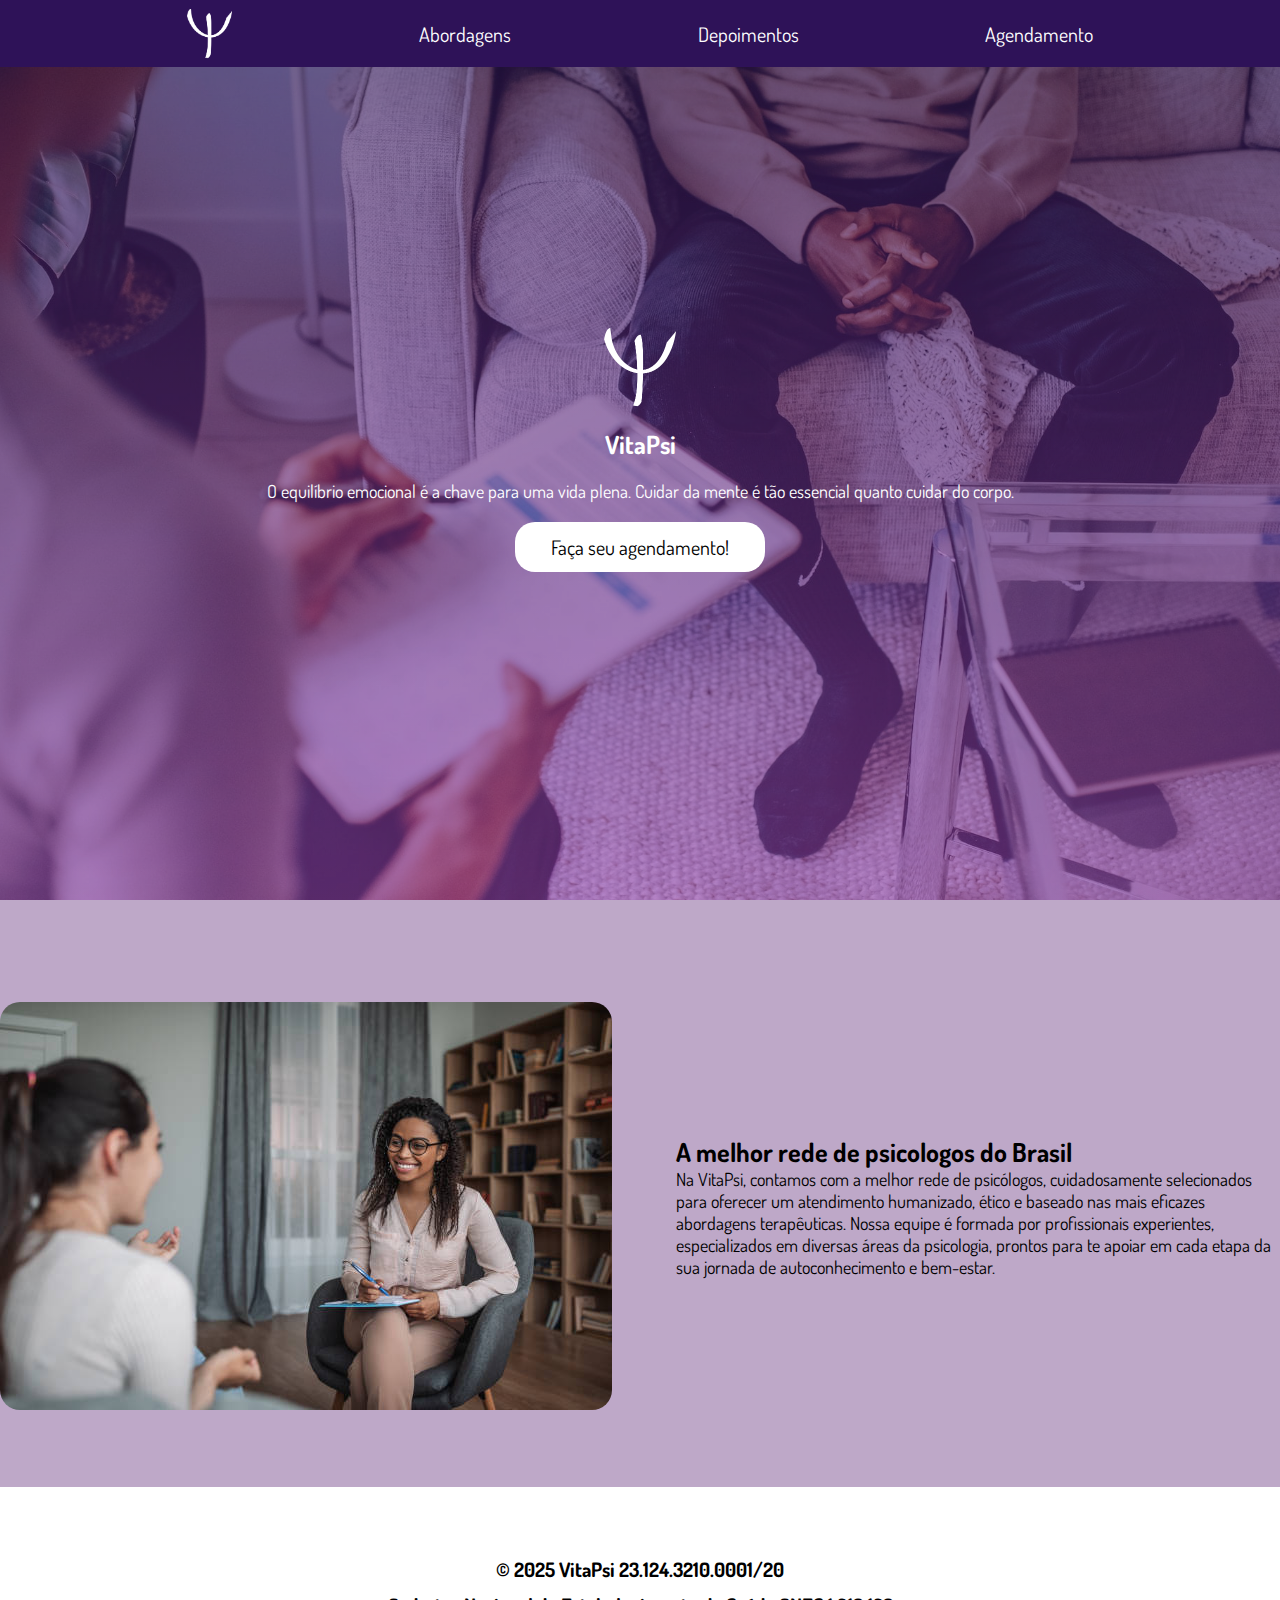
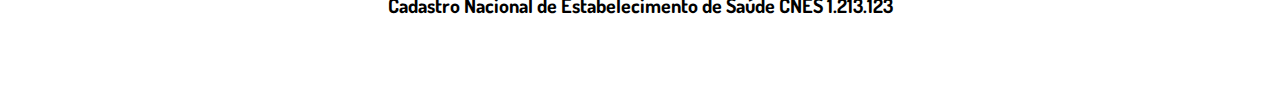
<file: pages/index.html>
<!doctype html>
<html lang="pt-br">

<head>
  <meta charset="UTF-8">
  <meta name="viewport" content="width=device-width, initial-scale=1.0">
  <title>VitaPsi</title>
  <link rel="stylesheet" href="../style/home.css">
  <link rel="stylesheet" href="../style/nav.css">
  <link rel="stylesheet" href="../style/footer.css">
  <link rel="preconnect" href="https://fonts.googleapis.com">
  <link rel="preconnect" href="https://fonts.gstatic.com" crossorigin>
  <link href="https://fonts.googleapis.com/css2?family=Dosis:wght@200..800&display=swap" rel="stylesheet">
</head>

<body>
  <nav>
    <a href="./index.html" class="home"><img src="../image/home/ps.png" alt="logo" class="home"></a>
    <a href="./abordagens.html" class="links">Abordagens</a>
    <a href="./depoimentos.html" class="links">Depoimentos</a>
    <a href="./agendamentos.html" class="links">Agendamento</a>
    <img src="[data-uri]" class="menu" id="menu">
    <div class="nav_mobile" id="nav_mobile">
      <a href="./abordagens.html" class="links_menu">Abordagens</a>
      <a href="./depoimentos.html" class="links_menu">Depoimentos</a>
      <a href="./agendamentos.html" class="links_menu">Agendamento</a>
    </div>
  </nav>
  <main class="main_container">
    <section class="welcome_container">
      <div class="welcome_text">
        <img src="../image/home/ps.png" alt="logo" class="logo_welcome">
        <h1 class="title">VitaPsi</h1>
        <p class="desc">O equilíbrio emocional é a chave para uma vida plena. Cuidar da mente é tão essencial quanto
        cuidar do corpo.</p>
        <a href="" class="agendamento">Faça seu agendamento!</a>
      </div>
      <img src="../image/home/pexels-alex-green-5699431.jpg" class="fundo">
    </section>
    <section class="about">
      <div class="about_container">
        <img src="../image/home/istockphoto-1471478144-612x612.jpg" class="about_img">
        <div class="about_txt">
          <h1 class="about_title">A melhor rede de psicologos do Brasil</h1>
          <p class="about_desc">Na VitaPsi, contamos com a melhor rede de psicólogos, cuidadosamente selecionados para oferecer um atendimento
          humanizado, ético e baseado nas mais eficazes abordagens terapêuticas. Nossa equipe é formada por profissionais
          experientes, especializados em diversas áreas da psicologia, prontos para te apoiar em cada etapa da sua jornada de
          autoconhecimento e bem-estar.</p>
        </div>
      </div>
    </section>
  </main>
  <footer>
    <p>© 2025 VitaPsi 23.124.3210.0001/20</p>
    <p>Cadastro Nacional de Estabelecimento de Saúde CNES 1.213.123</p>
  </footer>
  <script src="../js/nav.js"></script>
</body>

</html>
</file>
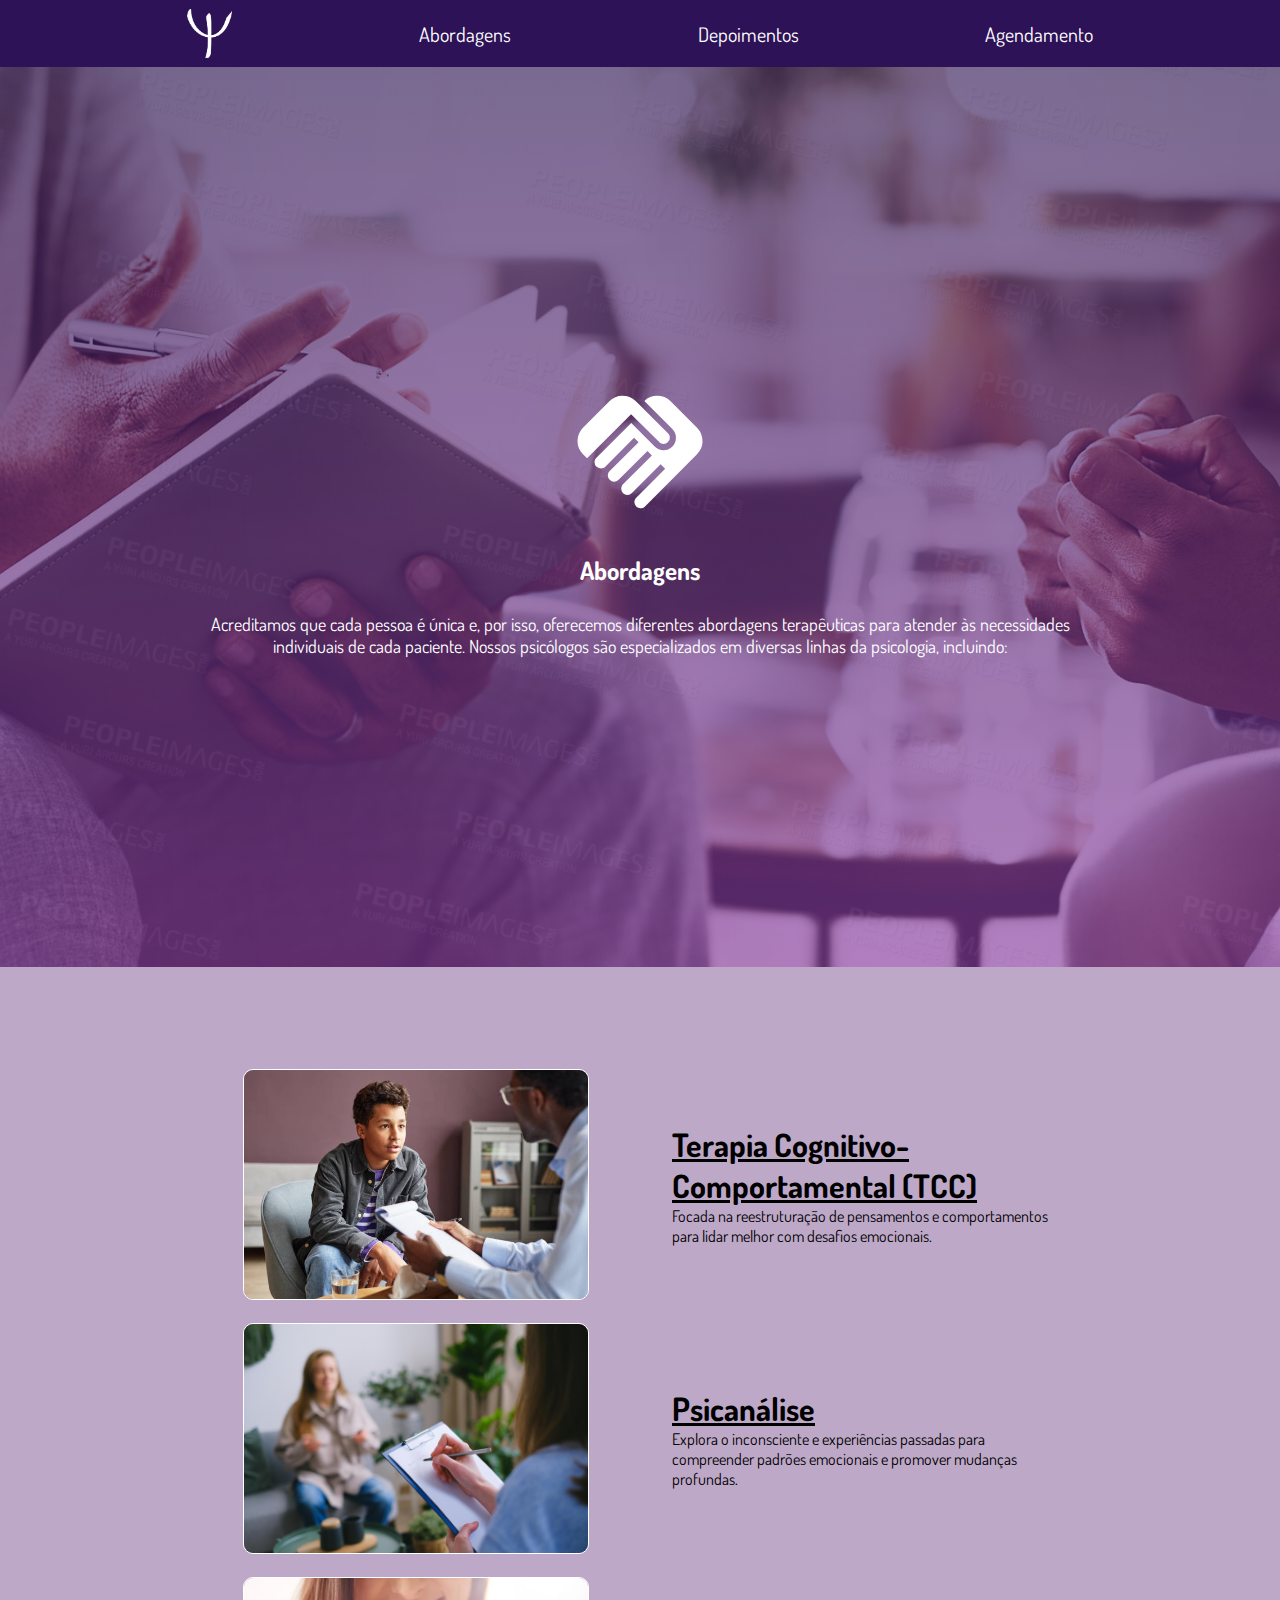
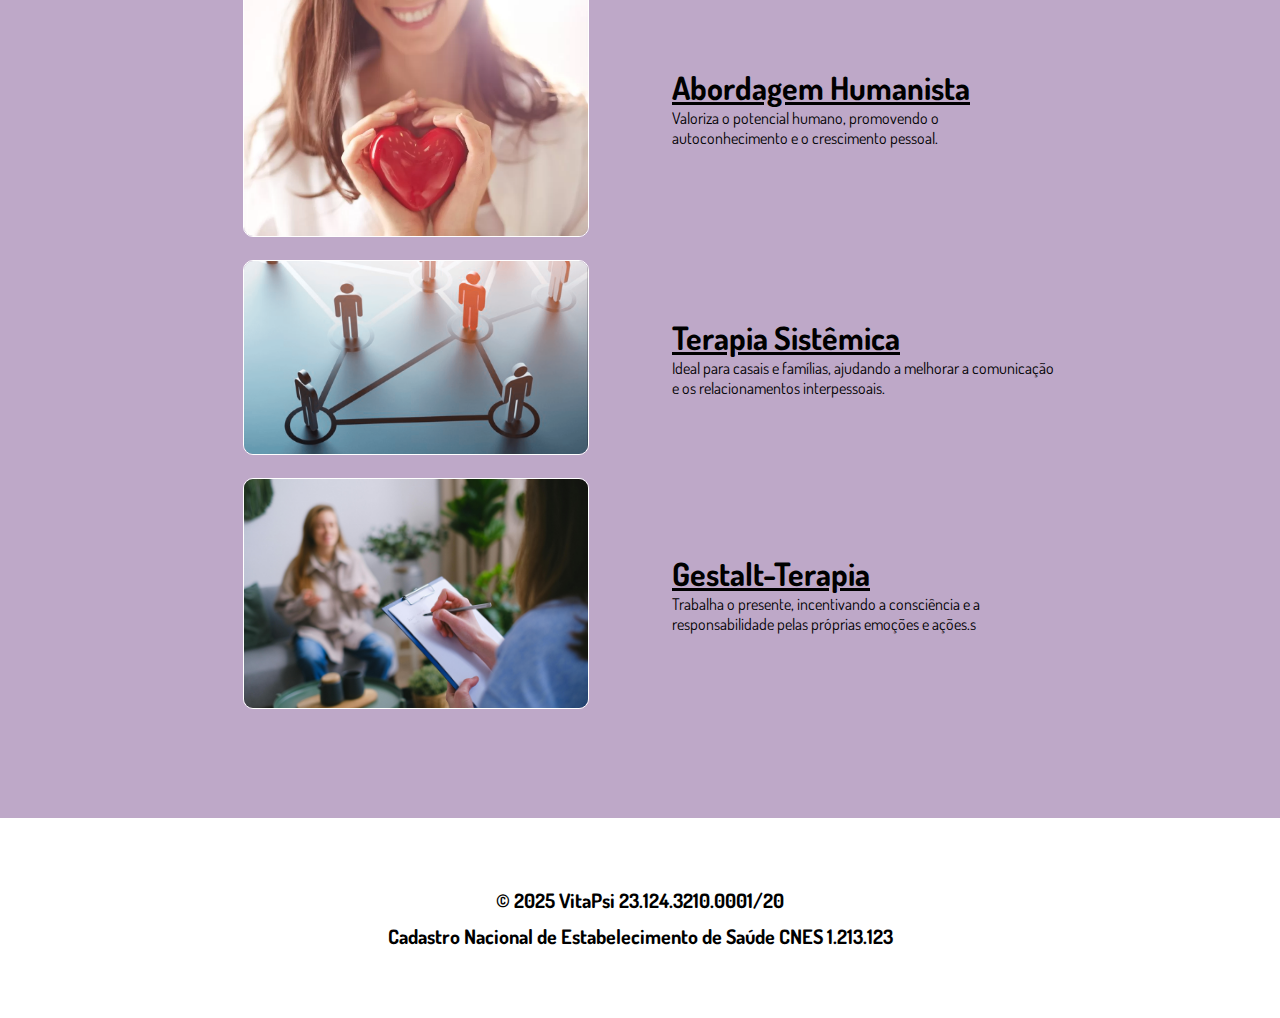
<file: pages/abordagens.html>
<!DOCTYPE html>
<html lang="pt-br">
<head>
  <meta charset="UTF-8">
  <meta name="viewport" content="width=device-width, initial-scale=1.0">
  <title>VitaPsi</title>
  <link rel="stylesheet" href="../style/abordagens.css">
  <link rel="stylesheet" href="../style/nav.css">
  <link rel="stylesheet" href="../style/footer.css">
  <link rel="preconnect" href="https://fonts.googleapis.com">
  <link rel="preconnect" href="https://fonts.gstatic.com" crossorigin>
  <link href="https://fonts.googleapis.com/css2?family=Dosis:wght@200..800&display=swap" rel="stylesheet">
</head>
<body>
  <nav>
    <a href="./index.html" class="home"><img src="../image/home/ps.png" alt="logo" class="home"></a>
    <a href="./abordagens.html" class="links">Abordagens</a>
    <a href="./depoimentos.html" class="links">Depoimentos</a>
    <a href="./agendamentos.html" class="links">Agendamento</a>
    <img
      src="[data-uri]"
      class="menu" id="menu">
      <div class="nav_mobile" id="nav_mobile">
        <a href="./abordagens.html" class="links_menu">Abordagens</a>
        <a href="./depoimentos.html" class="links_menu">Depoimentos</a>
        <a href="./agendamentos.html" class="links_menu">Agendamento</a>
      </div>
    </nav>
  <main class="main_container">
    <section class="main_abordagens">
      <div class="abordagens_txt">
        <img src="../image/abordagens/abordagem.svg" alt="abordagem">
        <h1 class="abordagens_title">Abordagens</h1>
        <p class="abordagens_desc">Acreditamos que cada pessoa é única e, por isso, oferecemos diferentes abordagens terapêuticas para atender às
        necessidades individuais de cada paciente. Nossos psicólogos são especializados em diversas linhas da psicologia,
        incluindo:</p>
      </div>
      <img src="../image/abordagens/3142789-psychology-patient-hands-and-therapist-with-book-for-consulation-therapy-and-anxiety-psychologist-notes-and-woman-with-depression-for-advice-grief-counseling-and-.jpg" class="bg">
    </section>
    <section class="abordagens_container">
      <img src="../image/abordagens/istockphoto-1463773444-612x612.jpg">
      <div class="tcc_text">
        <h1>Terapia Cognitivo-Comportamental (TCC)</h1>
        <p>Focada na reestruturação de pensamentos e comportamentos para lidar melhor com
        desafios emocionais.</p>
      </div>
      <img src="../image/abordagens/pexels-shvets-production-7176026.jpg" class="psi_img">
      <div class="psi_text">
        <h1>Psicanálise</h1>
        <p>Explora o inconsciente e experiências passadas para compreender padrões emocionais e promover mudanças profundas.</p>
      </div>
      <img src="../image/abordagens/psicologia-humanista.webp" class="hum_img">
      <div class="hum_text">
        <h1>Abordagem Humanista</h1>
        <p>Valoriza o potencial humano, promovendo o autoconhecimento e o crescimento pessoal.</p>
      </div>
      <img src="../image/abordagens/img_Artigo-de-blog_Psicologia-sistemica.png" class="sis_img">
      <div class="sis_text">
        <h1>Terapia Sistêmica</h1>
        <p>Ideal para casais e famílias, ajudando a melhorar a comunicação e os relacionamentos interpessoais.</p>
      </div>
      <img src="../image/abordagens/pexels-shvets-production-7176026.jpg" class="terapia_img">
      <div class="terapia_text">
        <h1>Gestalt-Terapia</h1>
        <p>Trabalha o presente, incentivando a consciência e a responsabilidade pelas próprias emoções e ações.s</p>
      </div>
    </section>
  </main>
  <footer>
    <p>© 2025 VitaPsi 23.124.3210.0001/20</p>
    <p>Cadastro Nacional de Estabelecimento de Saúde CNES 1.213.123</p>
  </footer>
    <script src="../js/nav.js"></script>
</body>
</html>
</file>
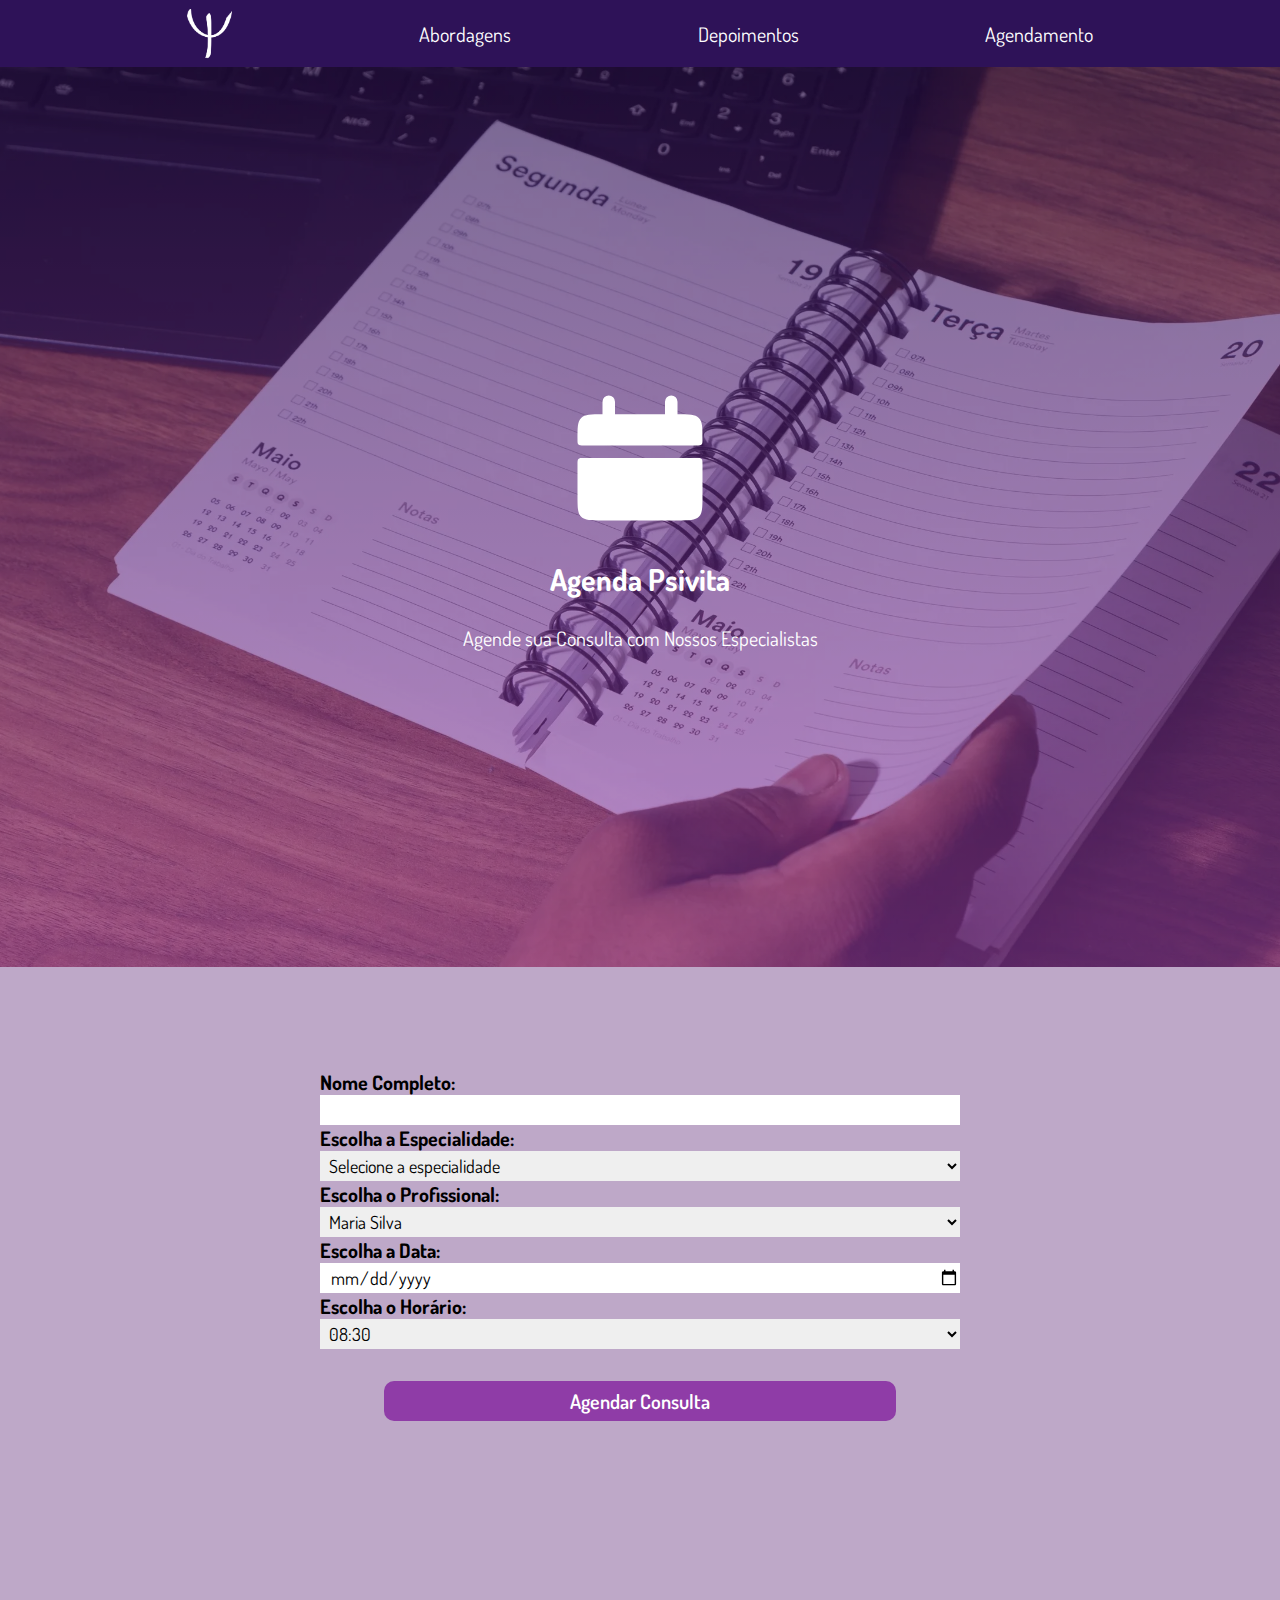
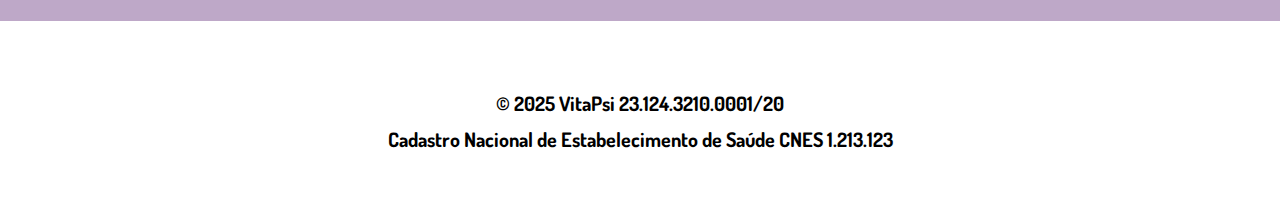
<file: pages/agendamentos.html>
<!DOCTYPE html>
<html lang="pt-br">
<head>
  <meta charset="UTF-8">
  <meta name="viewport" content="width=device-width, initial-scale=1.0">
  <title>VitaPsi</title>
  <link rel="stylesheet" href="../style/agendamento.css">
  <link rel="stylesheet" href="../style/nav.css">
  <link rel="stylesheet" href="../style/footer.css">
  <link rel="preconnect" href="https://fonts.googleapis.com">
  <link rel="preconnect" href="https://fonts.gstatic.com" crossorigin>
  <link href="https://fonts.googleapis.com/css2?family=Dosis:wght@200..800&display=swap" rel="stylesheet">
</head>
<body>
  <nav>
    <a href="./index.html" class="home"><img src="../image/home/ps.png" alt="logo" class="home"></a>
    <a href="./abordagens.html" class="links">Abordagens</a>
    <a href="./depoimentos.html" class="links">Depoimentos</a>
    <a href="./agendamentos.html" class="links">Agendamento</a>
    <img
      src="[data-uri]"
      class="menu" id="menu">
    <div class="nav_mobile" id="nav_mobile">
      <a href="./abordagens.html" class="links_menu">Abordagens</a>
      <a href="./depoimentos.html" class="links_menu">Depoimentos</a>
      <a href="./agendamentos.html" class="links_menu">Agendamento</a>
    </div>
  </nav>
  <main class="main_container">
    <section class="agenda_container">
      <div class="agenda_txt">
        <img src="[data-uri]" class="agenda_ico">
        <h1 class="agenda_title">Agenda Psivita</h1>
        <p class="agenda_desc">Agende sua Consulta com Nossos Especialistas</p>
      </div>
      <img src="../image/agendamento/agenda_04_4f0a5c3c1f.webp" class="bg">
    </section>
    <section class="forms_agenda_container">
      <form action="#" method="post" class="forms_agenda">
        <label for="nome">Nome Completo:</label>
        <input type="text" id="nome" name="nome" required>
      
        <label for="especialidade">Escolha a Especialidade:</label>
        <select id="especialidade" name="especialidade" required>
          <option value="" selected disabled>Selecione a especialidade</option>
          <option value="psicologia_geral">Psicologia Geral</option>
          <option value="terapia_cognitiva">Terapia Cognitivo-Comportamental</option>
          <option value="terapia_sistemica">Terapia Sistêmica</option>
          <option value="gestalt-terapia">Gestalt-Terapia</option>
          <option value="psicanalise">Psicanálise</option>
          <option value="aconselhamento">Aconselhamento para Ansiedade e Depressão</option>
        </select>
      
        <label for="profissional">Escolha o Profissional:</label>
        <select id="profissional" name="profissional" required>
          <option value="maria_silva">Maria Silva</option>
          <option value="joao_almeida">João Almeida</option>
          <option value="carlos_souza">Carlos Souza</option>
          <option value="luiza_martins">Luiza Martins</option>
        </select>
      
        <label for="data">Escolha a Data:</label>
        <input type="date" id="data" name="data" required>
      
        <label for="horario">Escolha o Horário:</label>
        <select id="horario" name="horario" required>
          <option value="08:30">08:30</option>
          <option value="09:30">09:30</option>
          <option value="10:30">10:30</option>
          <option value="14:00">14:00</option>
          <option value="15:00">15:00</option>
          <option value="16:00">16:00</option>
          <option value="17:30">17:30</option>
        </select>
      
        <button type="submit" class="agendar_button">Agendar Consulta</button>
      </form>
    </section>
  </main>
  <footer>
    <p>© 2025 VitaPsi 23.124.3210.0001/20</p>
    <p>Cadastro Nacional de Estabelecimento de Saúde CNES 1.213.123</p>
  </footer>
</body>
</html>
</file>
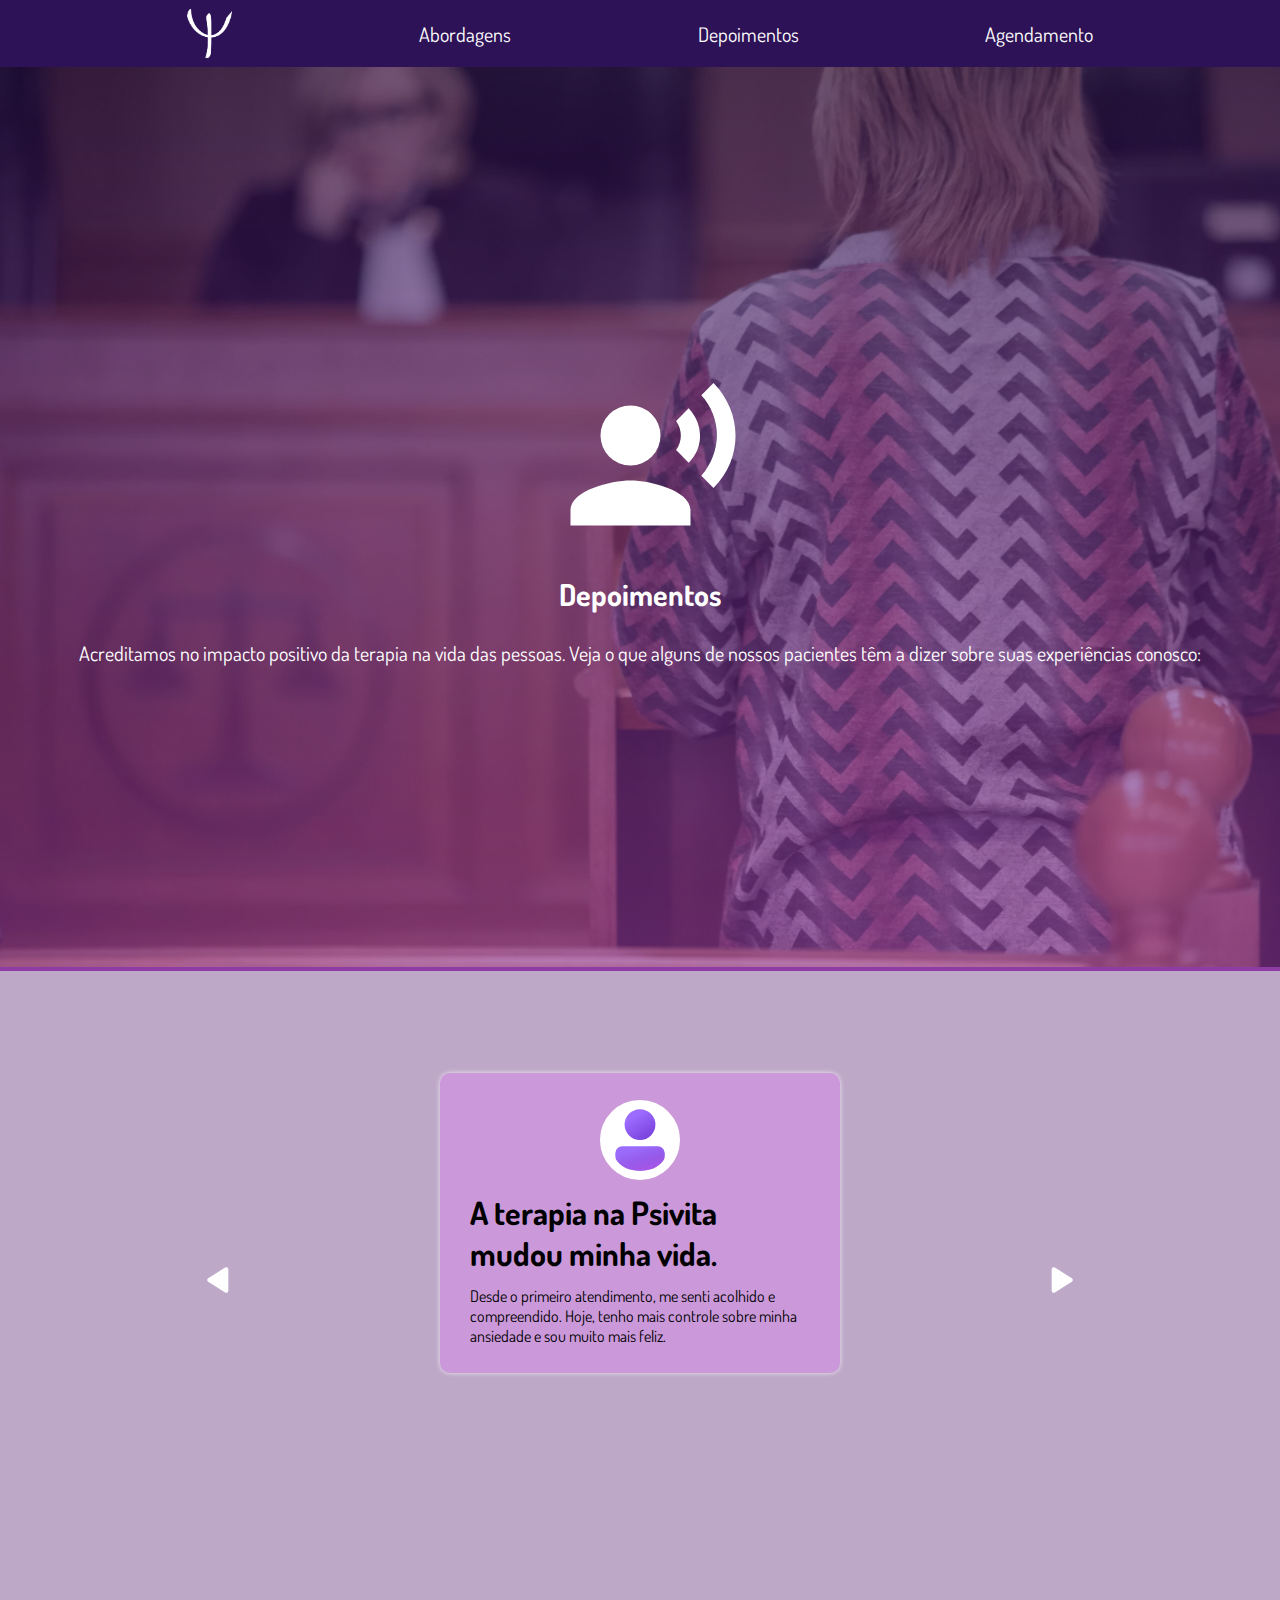
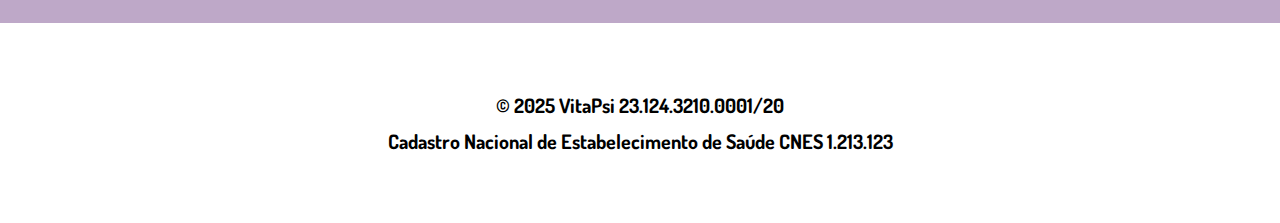
<file: pages/depoimentos.html>
<!DOCTYPE html>
<html lang="pt-br">
<head>
  <meta charset="UTF-8">
  <meta name="viewport" content="width=device-width, initial-scale=1.0">
  <title>VitaPsi</title>
  <link rel="stylesheet" href="../style/depoimentos.css">
  <link rel="stylesheet" href="../style/nav.css">
  <link rel="stylesheet" href="../style/footer.css">
  <link rel="preconnect" href="https://fonts.googleapis.com">
  <link rel="preconnect" href="https://fonts.gstatic.com" crossorigin>
  <link href="https://fonts.googleapis.com/css2?family=Dosis:wght@200..800&display=swap" rel="stylesheet">
</head>
<body>
  <nav>
    <a href="./index.html" class="home"><img src="../image/home/ps.png" alt="logo" class="home"></a>
    <a href="./abordagens.html" class="links">Abordagens</a>
    <a href="./depoimentos.html" class="links">Depoimentos</a>
    <a href="./agendamentos.html" class="links">Agendamento</a>
    <img
      src="[data-uri]"
      class="menu" id="menu">
    <div class="nav_mobile" id="nav_mobile">
      <a href="./abordagens.html" class="links_menu">Abordagens</a>
      <a href="./depoimentos.html" class="links_menu">Depoimentos</a>
      <a href="./agendamentos.html" class="links_menu">Agendamento</a>
    </div>
  </nav>
  <main class="main_container">
    <section class="main_depoimentos">
      <div class="depoimentos_text">
        <img src="../image/depoimentos/mdi--talking.svg" class="depoimentos_ico">
        <h1 class="depoimentos_title">Depoimentos</h1>
        <p class="depoimentos_desc">Acreditamos no impacto positivo da terapia na vida das pessoas. Veja o que alguns de nossos pacientes têm a
        dizer sobre suas experiências conosco:</p>
      </div>
      <img src="../image/depoimentos/AdobeStock_298208284-scaled.webp" class="bg">
    </section>
    <section class="depoimentos_container">
      <button class="prev" id="prev"><img src="[data-uri]"></button>
      <div class="slider" id="depoimentos_container"></div>
      <button class="next" id="next"><img
        src="[data-uri]"></button>
    </section>
  </main>
  <footer>
    <p>© 2025 VitaPsi 23.124.3210.0001/20</p>
    <p>Cadastro Nacional de Estabelecimento de Saúde CNES 1.213.123</p>
  </footer>
  <script src="../js/depoimentos.js"></script>
  <script src="../js/nav.js"></script>
</body>
</html>
</file>
<file: style/home.css>
* {
  padding: 0;
  margin: 0;
  box-sizing: border-box;
  font-family: 'Dosis';
}

body {
  width: 100%;
  height: 100%;
  background-color: #bea8c8;
}

.main_container {
  position: relative;
  width: 100%;
  height: 100%;
  display: flex;
  align-items: center;
  justify-content: center;
  flex-direction: column;
}

.fundo {
  width: 100%;
  height: 100vh;
  object-fit: cover;
  opacity: 0.4;
}

.welcome_container {
  display: flex;
  align-items: center;
  justify-content: center;
  width: 100%;
  background: linear-gradient(to bottom, #2D1153, #8f3ca7);
}

.welcome_text {
  display: flex;
  align-items: center;
  justify-content: center;
  flex-direction: column;
  position: absolute;
  z-index: 10;
  color: #fff;
  row-gap: 20px;
}

.logo_welcome {
  filter: brightness(100);
  height: 80px;
}

.title {
  text-align: center;
  font-size: 25px;
  font-weight: bolder;
}

.desc {
  font-size: 18px;
}

.agendamento {
  display: flex;
  align-items: center;
  justify-content: center;
  color: #000;
  background-color: #fff;
  width: 250px;
  height: 50px;
  text-decoration: none;
  font-size: 20px;
  border-radius: 20px;
}

.about_container {
  width: 100%;
  height: 100%;
  display: flex;
  align-items: center;
  justify-content: center;
  column-gap: 5%;
}

.about {
  padding-top: 8%;
  padding-bottom: 6%;
  width: 100%;
}

.about_txt {
  width: 80%;
}

.about_title {
  font-size: 26px;
  font-weight: bolder;
}

.about_desc {
  font-size: 18px;
  grid-column: 2;
}

.about_img {
  max-width: 80%;
  border-radius: 20px;
}

@media (max-width:900px) {
  .about_container{
    flex-direction: column;
  }
}

@media (max-width:768px) {
  .agendamento {
    width: 200px;
    font-size: 18px;
  }
  .about_container {
    flex-direction: column;
  }
  .about_title {
    font-size: 20px;
    font-weight: bolder;
  }

  .about_desc {
    font-size: 16px;
    grid-column: 2;
  }
}
</file>
<file: style/nav.css>
nav {
  position: fixed;
  width: 100%;
  height: 67px;
  background-color: #2e1258;
  z-index: 100;
  display: flex;
  align-items: center;
  justify-content: space-evenly;
}

.home {
  height: 50px;
  filter: brightness(100);
}

.menu {
  display: none;
}

.links {
  color: #fff;
  text-decoration: none;
  font-size: 20px;
  position: relative;
}

.links::after {
  content: '';
  position: absolute;
  height: 2px;
  left: 0;
  bottom: 0;
  width: 0;
  background: #fff;
  transition: width 0.2s;
}

.links:hover::after {
  width: 100%;
}

.nav_mobile {
  display: none;
  width: 100%;
  height: 200px;
  flex-direction: column;
  align-items: center;
  row-gap: 10%;
  position: absolute;
  top: 100%;
  background-color: #2e1258;
  border-bottom-left-radius: 20px;
  border-bottom-right-radius: 20px;
  z-index: 10;
}

.links_menu {
  display: flex;
  align-items: center;
  justify-content: center;
  font-size: 32px;
  text-decoration: none;
  color: #fff;
  background-color: #55476b;
  width: 90%;
  height: 23%;
  border-radius: 20px;
}

.clicado {
  display: flex;
  animation: fade 0.5s;
}

.fadeout {
  animation: fadeout 0.5s;
}

@keyframes fade {
  from {
    opacity: 0;
  }
  to {
    opacity: 1;
  }
}

@keyframes fadeout {
  from {
    opacity: 1;
  }
  to {
    opacity: 0;
  }
}

@media (max-width: 768px) {
  nav {
    justify-content: space-between;
  }
  .home {
    position: relative;
    left: 5%;
  }
  .menu {
    position: relative;
    right: 5%;
    width: 70px;
    display: flex;
  }
  .links {
    display: none;
  }
}
</file>
<file: style/footer.css>
footer {
  position: absolute;
  display: flex;
  align-items: center;
  justify-content: center;
  flex-direction: column;
  row-gap: 5%;
  width: 100%;
  background-color: #fff;
  height: 200px;
}

footer > p {
  font-size: 20px;
  font-weight: bolder;
}

@media (max-width:768px) {
  footer {
    height: 100px;
  }
  footer > p {
    font-size: 15px;
  }
}
</file>
<file: style/abordagens.css>
* {
  padding: 0;
  margin: 0;
  box-sizing: border-box;
  font-family: 'Dosis';
}

html {
  height: 100%;
}

body {
  width: 100%;
  background-color: #bea8c8;
}

.main_container {
  display: flex;
  align-items: center;
  justify-content: center;
  flex-direction: column;
  padding-top: 67px;
  padding-bottom: 200px;
  width: 100%;
  height: 100%;
}

.bg {
  object-fit: cover;
  width: 100%;
  height: 100vh;
  opacity: 0.4;
  z-index: -1;
}

.main_abordagens {
  width: 100%;
  height: 100vh;
  background: linear-gradient(to bottom, #2D1153, #8f3ca7);
}

.abordagens_txt {
  height: 100vh;
  width: 100%;
  display: flex;
  align-items: center;
  justify-content: center;
  flex-direction: column;
  row-gap: 3%;
  position: absolute;
  color: #fff;
  z-index: 10;
}

.abordagens_title {
  font-size: 25px;
  font-weight: bolder;
}

.abordagens_desc {
  width: 70%;
  font-size: 18px;
  text-align: center;
}

.abordagens_container {
  width: 100%;
  height: 100%;
  padding-top: 8%;
  display: grid;
  align-items: center;
  justify-content: center;
  justify-items: center;
  grid-template-columns: 30% 30%;
  column-gap: 5%;
  row-gap: 2%;
}

.abordagens_container > img {
  width: 90%;
  border-radius: 10px;
  object-fit: cover;
  border: #fff solid 1px;
}

.abordagens_container > div {
  display: flex;
  align-items: self-start;
  justify-content: center;
  flex-direction: column;
  width: 100%;
}

.abordagens_container > div > h1 {
  justify-self: left;
  text-decoration: underline;
}

@media (max-width: 425px) {
  .abordagens_container>img { 
    width: 100%;
  }
  .abordagens_container {
    grid-template-columns: 40% 40%;
  }

.abordagens_container>div>h1 {
    font-size: 15px;
  }

  .abordagens_container>div>p {
    font-size: 13px;
  }
}

@media (max-width: 768px) {
  .main_container {
      padding-bottom: 100px;
  }

  .abordagens_container > div > h1 {
    font-size: 18px;
  }
  .abordagens_container > div > p {
    font-size: 15px;
  }
  .abordagens_title {
    font-size: 30px;
  }
  .abordagens_desc {
    font-size: 20px;
  }
}
</file>
<file: style/agendamento.css>
* {
  padding: 0;
  margin: 0;
  box-sizing: border-box;
  font-family: 'Dosis';
}

body {
  background-color: #bea8c8;
  width: 100vw;
  height: 100%;
  overflow-x: hidden;
}

.main_container {
  width: 100vw;
  height: 100%;
  padding-bottom: 200px;
  padding-top: 67px;
  display: flex;
  flex-direction: column;
  align-items: center;
  justify-content: center;
}

.agenda_container {
  width: 100vw;
  height: 100vh;
  background: linear-gradient(to bottom, #2D1153, #8f3ca7);
}

.bg {
  width: 100vw;
  height: 100vh;
  object-fit: cover;
  opacity: 0.4;
  z-index: -1;
}

.agenda_txt {
  width: 100vw;
  height: 100vh;
  display: flex;
  align-items: center;
  justify-content: center;
  flex-direction: column;
  row-gap: 3%;
  position: absolute;
  color: #fff;
  z-index: 10;
}

.agenda_ico {
  width: 150px;
}

.agenda_title {
  font-size: 30px;
}

.agenda_desc {
  font-size: 20px;
}

.forms_agenda_container {
  padding-top: 8%;
  width: 100%;
  display: flex;
  align-items: center;
  justify-content: center;
}

.forms_agenda {
  width: 50%;
  display: grid;
  grid-template-rows: repeat(11, min-content);
}

.forms_agenda > label {
  font-size: 20px;
  font-weight: bold;
}

.forms_agenda > input {
  height: 30px;
  font-size: 18px;
  text-indent: 5px;
  border: 0;
}

.forms_agenda > select {
  height: 30px;
  font-size: 18px;
  text-indent: 5px;
  border: 0;
}

.agendar_button {
  font-size: 20px;
  font-weight: 600;
  margin-top: 5%;
  cursor: pointer;
  justify-self: center;
  width: 80%;
  height: 40px;
  background-color: #8f3ca7;
  color: #fff;
  border: 0;
  border-radius: 10px;
}

@media (max-width:425px) {
  .agenda_ico {
      width: 100px;
    }
  
    .agenda_title {
      font-size: 20px;
    }
  
    .agenda_desc {
      font-size: 18px;
    }
  .forms_agenda>label {
    font-size: 20px;
    font-weight: bold;
  }
  .forms_agenda>input {
    height: 20px;
    font-size: 15px;
  }
  .forms_agenda>select {
    height: 20px;
    font-size: 15px;
  }
}
</file>
<file: style/depoimentos.css>
* {
  padding: 0;
  margin: 0;
  box-sizing: border-box;
  font-family: 'Dosis';
}

body {
  width: 100%;
  background-color: #bea8c8;
}

.main_container {
  padding-top: 67px;
  padding-bottom: 200px;
  width: 100%;
  height: 100%;
}

.bg {
  width: 100%;
  height: 100vh;
  object-fit: cover;
  opacity: 0.4;
}

.depoimentos_text {
  width: 100%;
  height: 100%;
  display: flex;
  align-items: center;
  justify-content: center;
  flex-direction: column;
  row-gap: 3%;
  position: absolute;
  color: #fff;
  z-index: 10;
}

.depoimentos_ico {
  max-width: 100%;
  position: relative;
  left: 1%;
}

.main_depoimentos {
  max-height: 100%;
  background: linear-gradient(to bottom, #2D1153, #8f3ca7);
}

.depoimentos_title {
  font-size: 30px;
  font-weight: bolder;
}

.depoimentos_desc {
  width: 100%;
  font-size: 20px;
  text-align: center;
}

.depoimentos_container {
  width: 100vw;
  display: flex;
  align-items: center;
  justify-content: space-evenly;
  padding-top: 8%;
  overflow-x: hidden;
}

.card {
  position: absolute;
  display: none;
  align-items: center;
  justify-content: center;
  flex-direction: column;
  width: 400px;
  height: 300px;
  border-radius: 10px;
  box-shadow: 0px 0px 5px 0px rgba(255, 255, 255, 0.75);
  padding: 30px;
  row-gap: 5%;
  background-color: #cb99da;
  z-index: -1;
}

.person_img {
  border: solid #fff 3px;
  background-color: #fff;
  border-radius: 100%;
  width: 80px;
  height: 80px;
}

.slider {
  width: 400px;
  height: 350px;
  position: relative;
}

.depoimentos_container > button {
  width: 50px;
  height: 50px;
  background-color: transparent;
  border: none;
  color: #fff;
  font-size: 80px;
  cursor: pointer;
  text-align: center;
  z-index: 10;
}

.depoimentos_container>button > img {
  width: 50px;
  height: 50px;
}

.button_hover {
  animation: grow 0.5s;
  animation-fill-mode: forwards;
}

.button_leave {
  animation: shrink 0.5s;
}

.button_hover_next {
  animation: grow_next 0.5s;
  animation-fill-mode: forwards;
}

.button_leave_next {
  animation: shrink_next 0.5s;
}

.transition {
  animation: 1.5s change_card_prev;
}

.transition_2 {
  animation: 1.5s change_card_next;
}

#ativo {
  display: flex;
}

.prev {
  transform: rotateY(180deg);
}

@keyframes grow {
  from {
    transform: scale(1) rotateY(180deg);
  }
  
  to {
    transform: scale(1.2) rotateY(180deg);
  }
}

@keyframes shrink {
  from {
    transform: scale(1.2) rotateY(180deg);
  }
  
  to {
    transform: scale(1) rotateY(180deg);
  }
}

@keyframes grow_next {
  from {
    transform: scale(1);
  }
  
  to {
    transform: scale(1.2);
  }
}

@keyframes shrink_next {
  from {
    transform: scale(1.2);
  }
  
  to {
    transform: scale(1);
  }
}

@keyframes change_card_prev{
  from {
    opacity: 0;
    right: 100%;
  }
  to {
    opacity: 1;
    right: 11.5%;
  }
}

@keyframes change_card_next{
  from {
    opacity: 0;
    left: 100%;
  }
  to {
    position: absolute;
    opacity: 1;
    left: 0%;
  }
}

@media (max-width: 768px) {
  .main_container {
    padding-bottom: 100px;
  }

  .depoimentos_title {
    font-size: 20px;
  }

  .depoimentos_desc {
    width: 100%;
    font-size: 20px;
    text-align: center;
  }
}

@media (max-width:500px) {
  .card {
    width: 300px;
    height: 250px;
  }
  .card > h1 {
    font-size: 20px;
  }
  .card > p {
    font-size: 15px;
  }
  .depoimentos_container {
    justify-content: space-between;
  }
}
</file>
